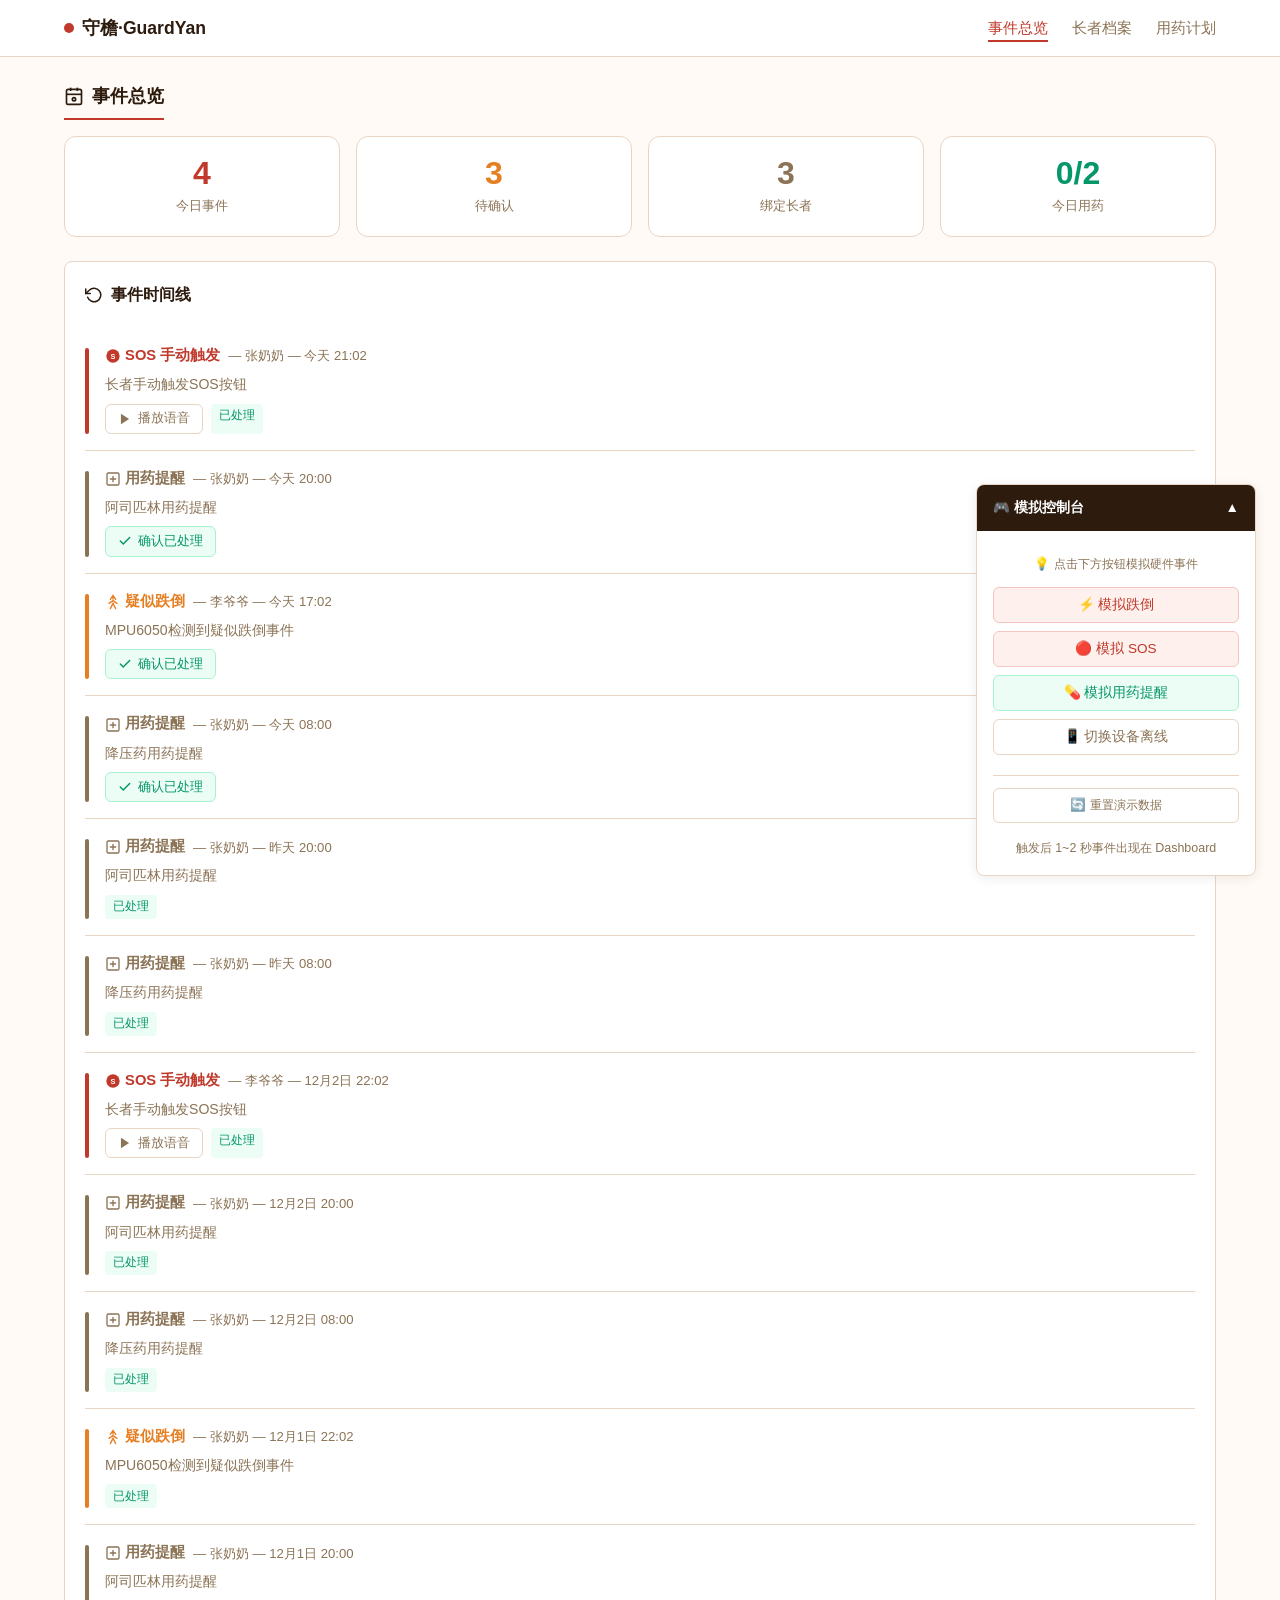
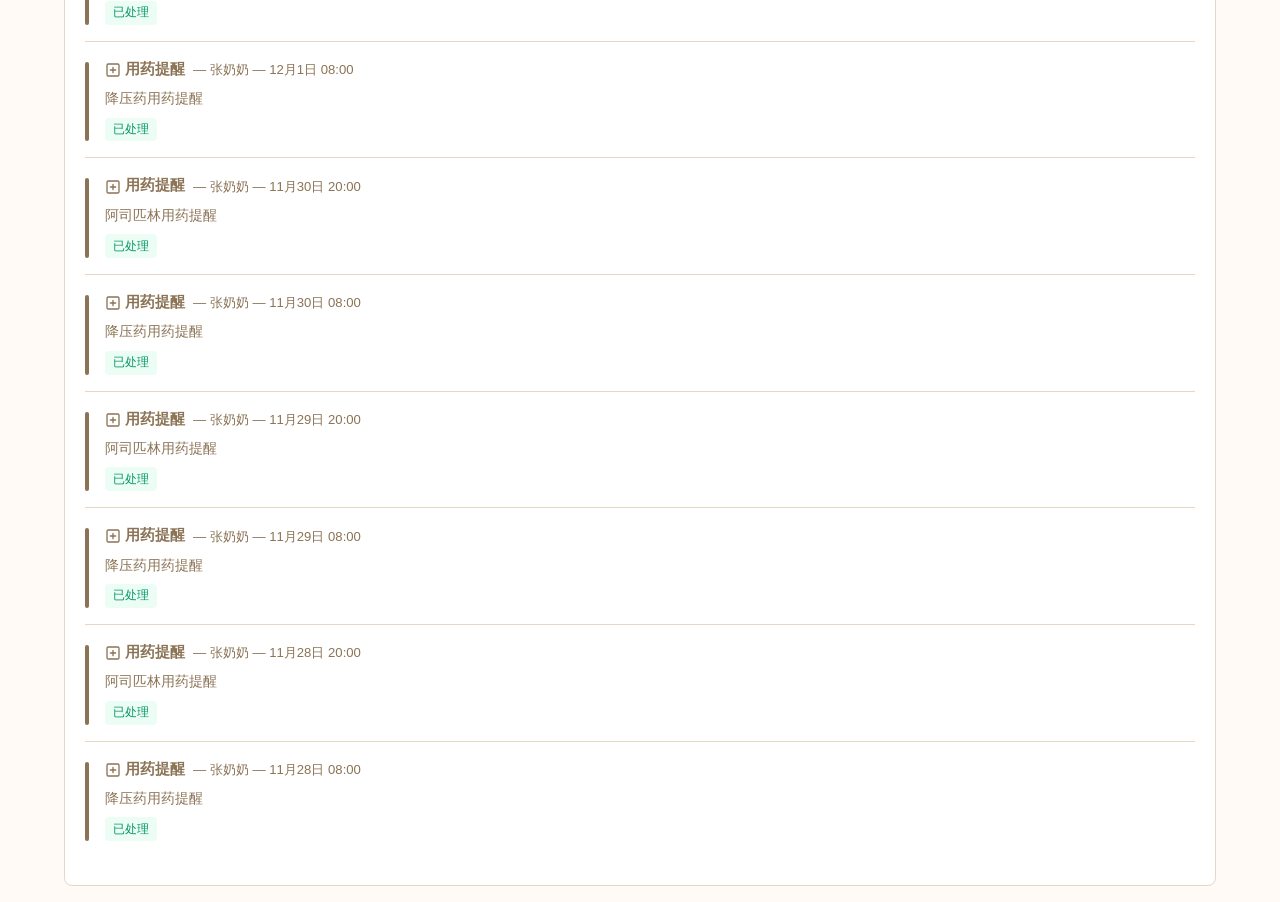
<file: guard-yan-dashboard/index.html>
<!-- Generated by Trae Work -->
<!DOCTYPE html>
<html lang="zh-CN">
<head>
  <meta charset="UTF-8">
  <meta name="viewport" content="width=device-width, initial-scale=1.0">
  <title>守檐·GuardYan — 事件总览</title>
  <link rel="stylesheet" href="css/main.css">
</head>
<body>
  <nav class="navbar">
    <div class="navbar-inner" style="position:relative;">
      <a href="index.html" class="brand"><span class="brand-dot"></span> 守檐·GuardYan</a>
      <button class="nav-hamburger" id="nav-hamburger" aria-label="菜单">
        <svg width="24" height="24" viewBox="0 0 24 24" fill="none" stroke="currentColor" stroke-width="2" stroke-linecap="round"><line x1="3" y1="6" x2="21" y2="6"/><line x1="3" y1="12" x2="21" y2="12"/><line x1="3" y1="18" x2="21" y2="18"/></svg>
      </button>
      <ul class="nav-links" id="nav-links">
        <li><a href="index.html">事件总览</a></li>
        <li><a href="profile.html">长者档案</a></li>
        <li><a href="medication.html">用药计划</a></li>
      </ul>
    </div>
  </nav>

  <div class="container" style="padding-top:1.5rem;">
    <h2 class="section-title"><svg class="icon" width="20" height="20" viewBox="0 0 24 24" fill="none" stroke="currentColor" stroke-width="2"><rect x="3" y="4" width="18" height="18" rx="2"/><line x1="16" y1="2" x2="16" y2="6"/><line x1="8" y1="2" x2="8" y2="6"/><line x1="3" y1="10" x2="21" y2="10"/><circle cx="12" cy="16" r="2"/></svg> 事件总览</h2>

    <div class="stat-grid">
      <div class="stat-card stat-clickable" id="stat-card-total">
        <div class="stat-num" id="stat-total">0</div>
        <div class="stat-label">今日事件</div>
      </div>
      <div class="stat-card stat-clickable" id="stat-card-pending">
        <div class="stat-num" id="stat-pending">0</div>
        <div class="stat-label">待确认</div>
      </div>
      <div class="stat-card stat-clickable" id="stat-card-elders">
        <div class="stat-num" id="stat-elders">0</div>
        <div class="stat-label">绑定长者</div>
      </div>
      <div class="stat-card stat-clickable" id="stat-card-med">
        <div class="stat-num" id="stat-med">0</div>
        <div class="stat-label">今日用药</div>
      </div>
    </div>

    <div class="card">
      <div class="card-title"><svg class="icon" width="18" height="18" viewBox="0 0 24 24" fill="none" stroke="currentColor" stroke-width="2" stroke-linecap="round"><polyline points="1 4 1 10 7 10"/><path d="M3.51 15a9 9 0 1 0 2.13-9.36L1 10"/></svg> 事件时间线</div>
      <div class="timeline" id="event-timeline"></div>
    </div>
  </div>

  <script src="js/data-store.js"></script>
  <script src="js/event-timeline.js"></script>
  <script src="js/app.js"></script>
  <script>
    (function() {
      let currentFilter = {};

      function refresh() {
        const counts = gyStore.getTodayEventCounts();
        document.getElementById('stat-total').textContent = counts.total;
        document.getElementById('stat-pending').textContent = counts.pending;
        document.getElementById('stat-elders').textContent = gyStore.getElders().length;
        const medCounts = gyStore.getTodayMedCount();
        document.getElementById('stat-med').textContent = medCounts.taken + '/' + medCounts.scheduled;
        EventTimeline.render('event-timeline', currentFilter);
      }

      function bindStatCards() {
        document.getElementById('stat-card-total').addEventListener('click', () => {
          currentFilter = {};
          refresh();
          document.getElementById('event-timeline').scrollIntoView({ behavior: 'smooth', block: 'start' });
        });
        document.getElementById('stat-card-pending').addEventListener('click', () => {
          currentFilter = { status: 'pending' };
          refresh();
          document.getElementById('event-timeline').scrollIntoView({ behavior: 'smooth', block: 'start' });
          showToast('已筛选待确认事件', 'success');
        });
        document.getElementById('stat-card-elders').addEventListener('click', () => {
          window.location.href = 'profile.html';
        });
        document.getElementById('stat-card-med').addEventListener('click', () => {
          window.location.href = 'medication.html';
        });
      }

      document.addEventListener('DOMContentLoaded', () => {
        refresh();
        bindStatCards();
      });
      window.addEventListener('gy-data-changed', refresh);
    })();
  </script>
</body>
</html>
</file>
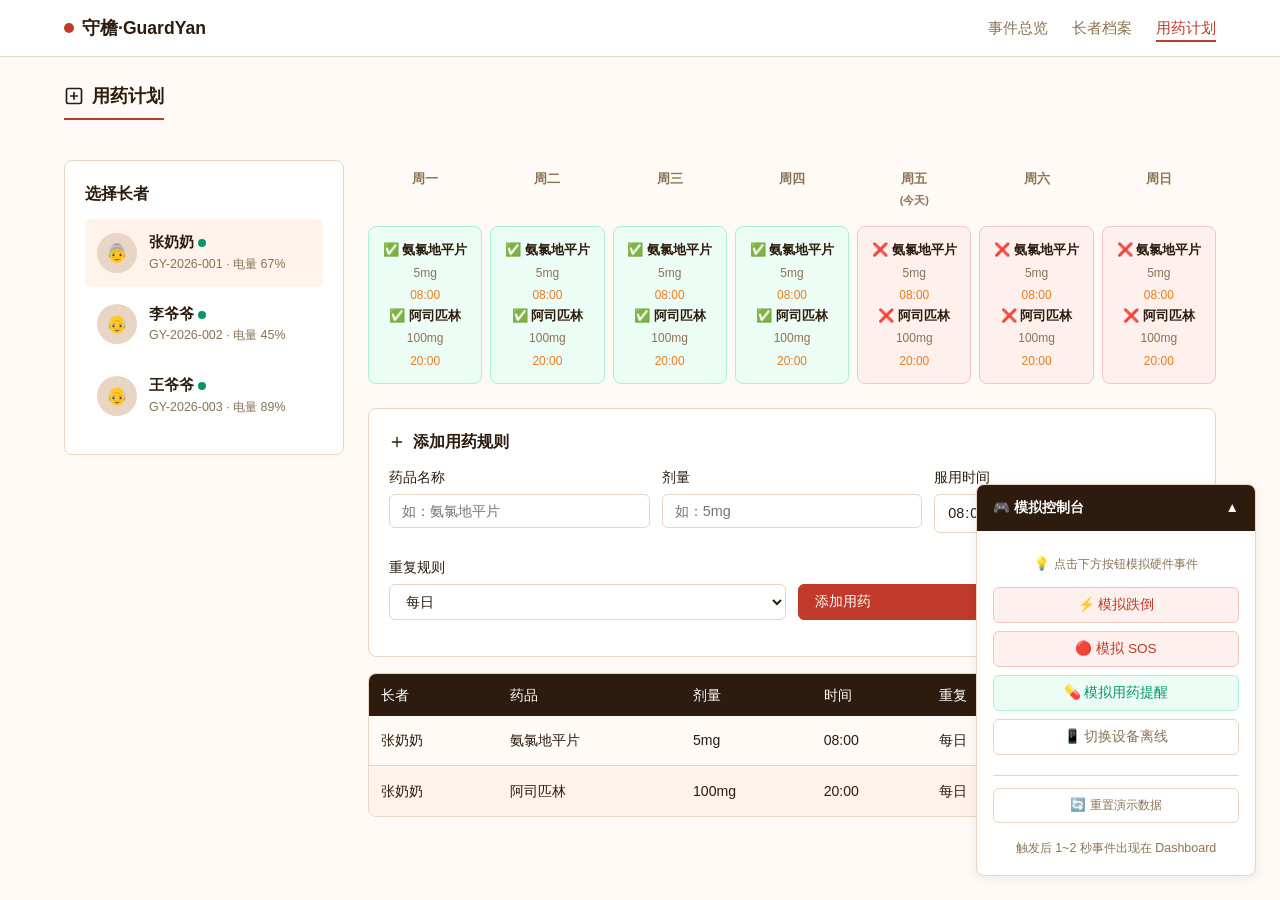
<file: guard-yan-dashboard/medication.html>
<!-- Generated by Trae Work -->
<!DOCTYPE html>
<html lang="zh-CN">
<head>
  <meta charset="UTF-8">
  <meta name="viewport" content="width=device-width, initial-scale=1.0">
  <title>守檐·GuardYan — 用药计划</title>
  <link rel="stylesheet" href="css/main.css">
</head>
<body>
  <nav class="navbar">
    <div class="navbar-inner" style="position:relative;">
      <a href="index.html" class="brand"><span class="brand-dot"></span> 守檐·GuardYan</a>
      <button class="nav-hamburger" id="nav-hamburger" aria-label="菜单">
        <svg width="24" height="24" viewBox="0 0 24 24" fill="none" stroke="currentColor" stroke-width="2" stroke-linecap="round"><line x1="3" y1="6" x2="21" y2="6"/><line x1="3" y1="12" x2="21" y2="12"/><line x1="3" y1="18" x2="21" y2="18"/></svg>
      </button>
      <ul class="nav-links" id="nav-links">
        <li><a href="index.html">事件总览</a></li>
        <li><a href="profile.html">长者档案</a></li>
        <li><a href="medication.html">用药计划</a></li>
      </ul>
    </div>
  </nav>

  <div class="container" style="padding-top:1.5rem;">
    <h2 class="section-title"><svg class="icon" width="20" height="20" viewBox="0 0 24 24" fill="none" stroke="currentColor" stroke-width="2" stroke-linecap="round"><rect x="3" y="3" width="18" height="18" rx="2"/><path d="M12 8v8M8 12h8"/></svg> 用药计划</h2>

    <div class="page-layout">
      <aside class="sidebar">
        <div class="card">
          <div class="card-title">选择长者</div>
          <ul class="elder-list" id="elder-list"></ul>
        </div>
      </aside>
      <main class="main-content">
        <div id="week-calendar"></div>
        <div id="med-rules"></div>
      </main>
    </div>
  </div>

  <script src="js/data-store.js"></script>
  <script src="js/elder-card.js"></script>
  <script src="js/med-schedule.js"></script>
  <script src="js/app.js"></script>
  <script>
    (function() {
      let currentElderId = null;

      function renderAll() {
        ElderCard.renderList('elder-list', function(elderId) {
          currentElderId = elderId;
          MedSchedule.renderWeek('week-calendar', elderId);
          MedSchedule.renderRules('med-rules', elderId);
        });
      }

      document.addEventListener('DOMContentLoaded', renderAll);
      window.addEventListener('gy-data-changed', function() {
        if (currentElderId) {
          MedSchedule.renderWeek('week-calendar', currentElderId);
          MedSchedule.renderRules('med-rules', currentElderId);
        }
      });
    })();
  </script>
</body>
</html>
</file>
<file: guard-yan-dashboard/css/main.css>
/* Generated by Trae Work */
:root {
  --bg: #FFFAF5;
  --bg2: #FFF3EB;
  --ink: #2D1B0E;
  --muted: #8B7355;
  --rule: #E8D5C4;
  --accent: #C0392B;
  --accent2: #E67E22;
  --font: 'Noto Sans SC', 'PingFang SC', 'Microsoft YaHei', sans-serif;
  --max: 1200px;
  --radius: 8px;
  --shadow: 0 2px 12px rgba(45,27,14,0.08);
}

*, *::before, *::after { box-sizing: border-box; margin: 0; padding: 0; }
html { font-size: 16px; }
body {
  font-family: var(--font);
  color: var(--ink);
  background: var(--bg);
  line-height: 1.6;
  min-height: 100vh;
}

a { color: var(--accent); text-decoration: none; }
a:hover { text-decoration: underline; }

/* ===== Layout ===== */
.container { max-width: var(--max); margin: 0 auto; padding: 0 1.5rem; }
.page-layout { display: flex; gap: 1.5rem; padding: 1.5rem 0; }
.main-content { flex: 1; min-width: 0; }
.sidebar { width: 280px; flex-shrink: 0; }

/* ===== Navbar ===== */
.navbar {
  background: #fff;
  border-bottom: 1px solid var(--rule);
  position: sticky;
  top: 0;
  z-index: 100;
}
.navbar-inner {
  max-width: var(--max);
  margin: 0 auto;
  padding: 0 1.5rem;
  display: flex;
  align-items: center;
  justify-content: space-between;
  height: 56px;
}
.brand {
  display: flex;
  align-items: center;
  gap: 0.5rem;
  font-weight: 700;
  font-size: 1.1rem;
  color: var(--ink);
}
.brand-dot {
  width: 10px; height: 10px;
  background: var(--accent);
  border-radius: 50%;
  display: inline-block;
}
.nav-links {
  display: flex;
  gap: 1.5rem;
  list-style: none;
}
.nav-links a {
  color: var(--muted);
  font-size: 0.92rem;
  font-weight: 500;
  padding: 0.25rem 0;
  border-bottom: 2px solid transparent;
  transition: all 0.2s;
}
.nav-links a:hover,
.nav-links a.active {
  color: var(--accent);
  border-bottom-color: var(--accent);
  text-decoration: none;
}

/* ===== Cards ===== */
.card {
  background: #fff;
  border: 1px solid var(--rule);
  border-radius: var(--radius);
  padding: 1.25rem;
  margin-bottom: 1rem;
  transition: box-shadow 0.2s;
}
.card:hover { box-shadow: var(--shadow); }
.card-title {
  font-weight: 700;
  font-size: 1rem;
  margin-bottom: 0.75rem;
  display: flex;
  align-items: center;
  gap: 0.5rem;
}
.card-body { font-size: 0.92rem; color: var(--muted); }

/* ===== Stat Cards ===== */
.stat-grid {
  display: grid;
  grid-template-columns: repeat(4, 1fr);
  gap: 1rem;
  margin-bottom: 1.5rem;
}
.stat-card {
  background: #fff;
  border: 1px solid var(--rule);
  border-radius: 0.75rem;
  padding: 1.25rem;
  text-align: center;
  transition: box-shadow 0.2s, transform 0.2s;
}
.stat-card.stat-clickable {
  cursor: pointer;
}
.stat-card.stat-clickable:hover {
  box-shadow: var(--shadow);
  transform: translateY(-2px);
}
.stat-card:hover { box-shadow: var(--shadow); }
.stat-num {
  font-size: 2rem;
  font-weight: 700;
  color: var(--accent);
  line-height: 1;
}
.stat-card:nth-child(2) .stat-num { color: var(--accent2); }
.stat-card:nth-child(3) .stat-num { color: var(--muted); }
.stat-card:nth-child(4) .stat-num { color: #059669; }
.stat-label {
  font-size: 0.8rem;
  color: var(--muted);
  margin-top: 0.4rem;
}

/* ===== Buttons ===== */
.btn {
  display: inline-flex;
  align-items: center;
  gap: 0.35rem;
  padding: 0.5rem 1rem;
  border-radius: 6px;
  border: 1px solid transparent;
  font-size: 0.85rem;
  font-weight: 500;
  cursor: pointer;
  transition: all 0.2s;
  font-family: inherit;
}
.btn-primary {
  background: var(--accent);
  color: #fff;
  border-color: var(--accent);
}
.btn-primary:hover { background: #a93226; border-color: #a93226; }
.btn-ghost {
  background: transparent;
  color: var(--muted);
  border-color: var(--rule);
}
.btn-ghost:hover { background: var(--bg2); color: var(--ink); }
.btn-sm { padding: 0.35rem 0.75rem; font-size: 0.8rem; }
.btn-danger { background: #FEF0EC; color: var(--accent); border-color: #F5C6C1; }
.btn-danger:hover { background: var(--accent); color: #fff; }
.btn-success { background: #ECFDF5; color: #059669; border-color: #A7F3D0; }
.btn-success:hover { background: #059669; color: #fff; }

/* ===== Timeline ===== */
.timeline { padding: 0.5rem 0; }
.timeline-item {
  display: flex;
  gap: 1rem;
  padding: 1rem 0;
  border-bottom: 1px solid var(--rule);
}
.timeline-item:last-child { border-bottom: none; }
.timeline-bar {
  width: 4px;
  border-radius: 2px;
  flex-shrink: 0;
  margin-top: 0.25rem;
}
.timeline-bar.sos { background: var(--accent); }
.timeline-bar.fall { background: var(--accent2); }
.timeline-bar.med { background: var(--muted); }
.timeline-content { flex: 1; min-width: 0; }
.timeline-header {
  display: flex;
  align-items: center;
  gap: 0.5rem;
  margin-bottom: 0.35rem;
  flex-wrap: wrap;
}
.timeline-type {
  font-weight: 700;
  font-size: 0.92rem;
}
.timeline-type.sos { color: var(--accent); }
.timeline-type.fall { color: var(--accent2); }
.timeline-type.med { color: var(--muted); }
.timeline-meta {
  font-size: 0.82rem;
  color: var(--muted);
}
.timeline-desc {
  font-size: 0.88rem;
  color: var(--muted);
  margin-bottom: 0.5rem;
}
.timeline-actions {
  display: flex;
  gap: 0.5rem;
  flex-wrap: wrap;
}
.status-badge {
  display: inline-block;
  padding: 0.15rem 0.5rem;
  border-radius: 4px;
  font-size: 0.75rem;
  font-weight: 500;
}
.status-badge.pending { background: #FEF0EC; color: var(--accent); }
.status-badge.acknowledged { background: #FFF3EB; color: var(--accent2); }
.status-badge.resolved { background: #ECFDF5; color: #059669; }

/* ===== Status Dot ===== */
.status-dot {
  width: 8px; height: 8px;
  border-radius: 50%;
  display: inline-block;
}
.status-dot.online { background: #059669; }
.status-dot.offline { background: var(--muted); }
.status-dot.alert { background: var(--accent); animation: pulse 1.5s infinite; }
@keyframes pulse {
  0%, 100% { opacity: 1; }
  50% { opacity: 0.4; }
}

/* ===== Elder List / Profile ===== */
.elder-list {
  list-style: none;
}
.elder-list-item {
  display: flex;
  align-items: center;
  gap: 0.75rem;
  padding: 0.75rem;
  border-radius: 6px;
  cursor: pointer;
  transition: background 0.2s;
  margin-bottom: 0.25rem;
}
.elder-list-item:hover,
.elder-list-item.active {
  background: var(--bg2);
}
.elder-avatar {
  width: 40px; height: 40px;
  border-radius: 50%;
  background: var(--rule);
  display: flex;
  align-items: center;
  justify-content: center;
  font-size: 1.1rem;
  flex-shrink: 0;
}
.elder-list-name {
  font-weight: 600;
  font-size: 0.92rem;
}
.elder-list-device {
  font-size: 0.78rem;
  color: var(--muted);
}

.profile-grid {
  display: grid;
  grid-template-columns: 1fr 1fr;
  gap: 1rem;
}
.info-row {
  display: flex;
  justify-content: space-between;
  padding: 0.5rem 0;
  border-bottom: 1px solid var(--rule);
  font-size: 0.88rem;
}
.info-row:last-child { border-bottom: none; }
.info-label { color: var(--muted); }
.info-value { font-weight: 500; }

.battery-bar {
  width: 100%;
  height: 8px;
  background: var(--rule);
  border-radius: 4px;
  overflow: hidden;
  margin-top: 0.25rem;
}
.battery-fill {
  height: 100%;
  border-radius: 4px;
  transition: width 0.3s;
}
.battery-fill.high { background: #059669; }
.battery-fill.medium { background: var(--accent2); }
.battery-fill.low { background: var(--accent); }

/* ===== Medication Calendar ===== */
.week-grid {
  display: grid;
  grid-template-columns: repeat(7, 1fr);
  gap: 0.5rem;
  margin-bottom: 1.5rem;
}
.week-header {
  text-align: center;
  font-size: 0.82rem;
  font-weight: 600;
  color: var(--muted);
  padding: 0.5rem 0;
}
.week-day {
  border: 1px solid var(--rule);
  border-radius: var(--radius);
  padding: 0.75rem 0.5rem;
  text-align: center;
  min-height: 80px;
  font-size: 0.82rem;
}
.week-day.taken { background: #ECFDF5; border-color: #A7F3D0; }
.week-day.missed { background: #FEF0EC; border-color: #F5C6C1; }
.week-day.skip { background: #F5F5F4; border-color: var(--rule); }
.week-day-drug { font-weight: 600; color: var(--ink); margin-bottom: 0.2rem; }
.week-day-dose { color: var(--muted); font-size: 0.75rem; }
.week-day-time { color: var(--accent2); font-size: 0.75rem; margin-top: 0.2rem; }

/* ===== Forms ===== */
.form-group { margin-bottom: 1rem; }
.form-label {
  display: block;
  font-size: 0.85rem;
  font-weight: 500;
  margin-bottom: 0.35rem;
}
.form-input,
.form-select {
  width: 100%;
  padding: 0.5rem 0.75rem;
  border: 1px solid var(--rule);
  border-radius: 6px;
  font-size: 0.9rem;
  font-family: inherit;
  color: var(--ink);
  background: #fff;
}
.form-input:focus,
.form-select:focus {
  outline: none;
  border-color: var(--accent);
}
.form-row {
  display: grid;
  grid-template-columns: repeat(3, 1fr);
  gap: 0.75rem;
}

/* ===== Simulator Panel ===== */
.simulator-panel {
  position: fixed;
  bottom: 1.5rem;
  right: 1.5rem;
  width: 280px;
  background: #fff;
  border: 1px solid var(--rule);
  border-radius: var(--radius);
  box-shadow: var(--shadow);
  z-index: 200;
  overflow: hidden;
}
.simulator-header {
  display: flex;
  align-items: center;
  justify-content: space-between;
  padding: 0.75rem 1rem;
  background: var(--ink);
  color: #fff;
  cursor: pointer;
  font-size: 0.85rem;
  font-weight: 600;
}
.simulator-body {
  padding: 1rem;
  display: none;
}
.simulator-body.open { display: block; }
.simulator-btn {
  width: 100%;
  margin-bottom: 0.5rem;
  justify-content: center;
}
.simulator-hint {
  font-size: 0.78rem;
  color: var(--muted);
  margin-top: 0.5rem;
  text-align: center;
}

/* ===== Toast ===== */
.toast-container {
  position: fixed;
  top: 70px;
  right: 1.5rem;
  z-index: 300;
  display: flex;
  flex-direction: column;
  gap: 0.5rem;
}
.toast {
  background: #fff;
  border: 1px solid var(--rule);
  border-left: 4px solid var(--accent);
  border-radius: 6px;
  padding: 0.75rem 1rem;
  box-shadow: var(--shadow);
  font-size: 0.88rem;
  min-width: 240px;
  animation: toastIn 0.3s ease;
}
.toast.success { border-left-color: #059669; }
.toast.error { border-left-color: var(--accent); }
@keyframes toastIn {
  from { transform: translateX(100%); opacity: 0; }
  to { transform: translateX(0); opacity: 1; }
}

/* ===== Section Title ===== */
.section-title {
  font-size: 1.15rem;
  font-weight: 700;
  margin-bottom: 1rem;
  padding-bottom: 0.5rem;
  border-bottom: 2px solid var(--accent);
  display: inline-flex;
  align-items: center;
  gap: 0.5rem;
}

/* ===== Inline SVG Icons ===== */
.icon {
  display: inline-block;
  vertical-align: middle;
  flex-shrink: 0;
}

/* ===== Empty State ===== */
.empty-state {
  text-align: center;
  padding: 3rem 1rem;
  color: var(--muted);
  font-size: 0.9rem;
}

/* ===== Table ===== */
.table-wrap { overflow-x: auto; border: 1px solid var(--rule); border-radius: var(--radius); }
.data-table { width: 100%; border-collapse: collapse; font-size: 0.88rem; }
.data-table thead th {
  background: var(--ink);
  color: #fff;
  padding: 0.6rem 0.75rem;
  text-align: left;
  font-weight: 500;
}
.data-table tbody td { padding: 0.6rem 0.75rem; border-bottom: 1px solid var(--rule); }
.data-table tbody tr:last-child td { border-bottom: none; }
.data-table tbody tr:nth-child(even) { background: var(--bg2); }

/* ===== Hamburger Menu ===== */
.nav-hamburger {
  display: none;
  background: none;
  border: none;
  cursor: pointer;
  padding: 0.5rem;
  color: var(--ink);
}
.nav-hamburger svg { display: block; }

/* ===== Responsive ===== */
@media (max-width: 960px) {
  .page-layout { flex-direction: column; }
  .sidebar { width: 100%; }
  .stat-grid { grid-template-columns: repeat(2, 1fr); }
  .profile-grid { grid-template-columns: 1fr; }
  .form-row { grid-template-columns: 1fr; }
  .simulator-panel {
    left: 1rem; right: 1rem; width: auto;
  }
}
@media (max-width: 560px) {
  .stat-grid { grid-template-columns: 1fr; }
  .week-grid { grid-template-columns: repeat(4, 1fr); }

  /* Hamburger menu */
  .nav-hamburger { display: block; }
  .nav-links {
    display: none;
    position: absolute;
    top: 56px;
    left: 0; right: 0;
    background: #fff;
    border-bottom: 1px solid var(--rule);
    flex-direction: column;
    padding: 0.5rem 0;
    box-shadow: var(--shadow);
  }
  .nav-links.open { display: flex; }
  .nav-links a {
    padding: 0.75rem 1.5rem;
    border-bottom: 1px solid var(--rule);
    font-size: 1rem;
  }
  .nav-links a:last-child { border-bottom: none; }
  .nav-links a:hover,
  .nav-links a.active { background: var(--bg2); text-decoration: none; }
}

/* ===== Print ===== */
@media print {
  .navbar, .simulator-panel, .toast-container { display: none !important; }
  body { background: #fff; }
  .card { box-shadow: none; border: 1px solid #ccc; }
}
</file>
